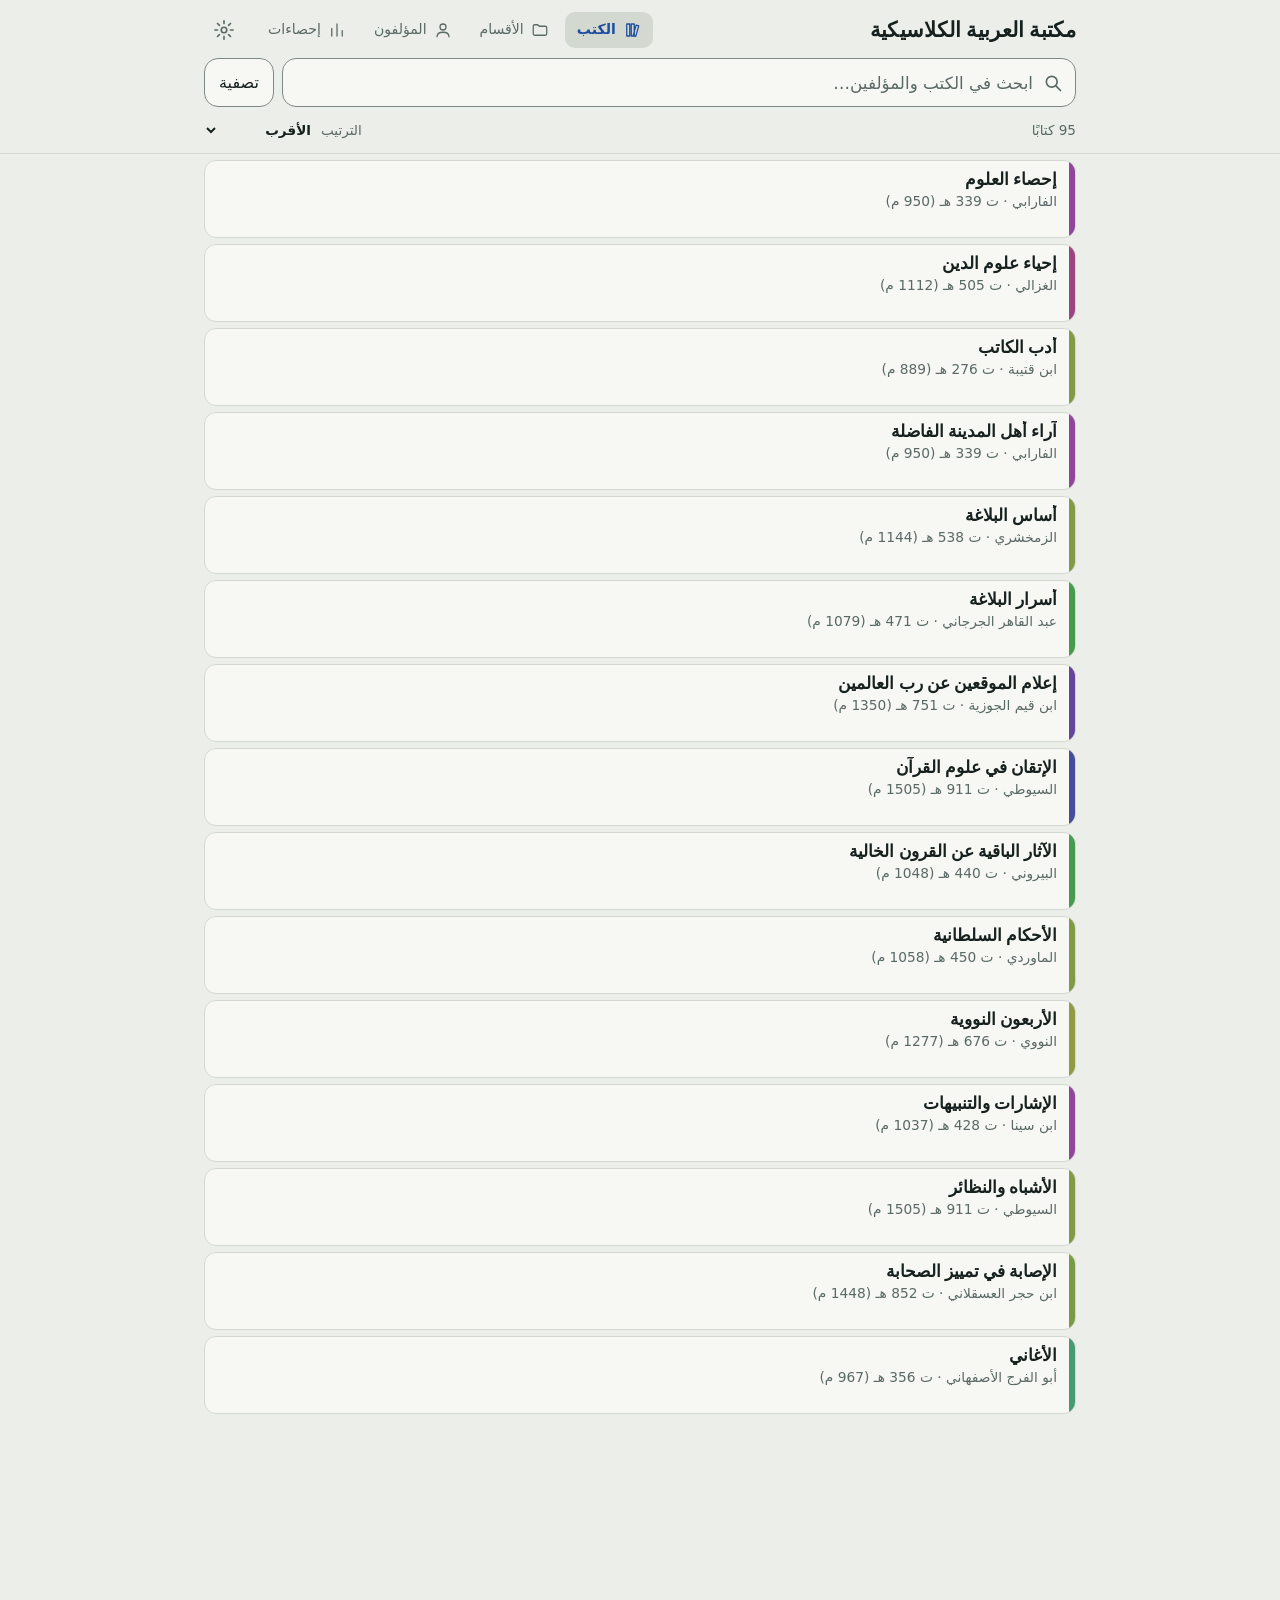
<file: docs/demo/arabic.html>
<!doctype html>
<html lang="ar" dir="rtl">
<head>
<meta charset="utf-8">
<meta name="viewport" content="width=device-width,initial-scale=1,viewport-fit=cover">
<meta name="color-scheme" content="light dark">
<meta name="theme-color" id="theme-color" content="#ecefe9">
<meta name="format-detection" content="telephone=no">
<title>مكتبة العربية الكلاسيكية</title>
<style>:root{
  --bg:#ecefe9;--surface:#f7f8f4;--ink:#16201e;--muted:#5a6965;--line:#d3d9d0;--edge:#7d8984;--accent:#1d4e9e;--accent-ink:#fff;--rubric:#b3261e;--mark:#f6dcc9;--gold:#9a7418;
  --sat:38%;--lum:44%;--shadow:0 1px 0 #0000000a,0 8px 24px -12px #14221f40;
  --serif:"Source Serif 4","Iowan Old Style","Palatino Linotype",Palatino,"Noto Serif","Noto Naskh Arabic","Amiri","Traditional Arabic",Georgia,serif;
  --sans:system-ui,-apple-system,"Segoe UI",Roboto,"Noto Sans","Noto Sans Arabic","Helvetica Neue",Arial,sans-serif;
  --row:88px;--gut:16px;
}
:root[data-palette=paper]{--bg:#f7f4ee;--surface:#fffdf8;--ink:#1f1b16;--muted:#6b6358;--line:#e4ddd0;--edge:#968c7d;--accent:#7a4b1e;--mark:#f5e2b8}
@media (prefers-color-scheme:dark){:root:not([data-theme=light]){
  --bg:#0e1413;--surface:#151d1b;--ink:#e3e9e5;--muted:#98a7a2;--line:#263330;--edge:#63736e;--accent:#8cb1f2;--accent-ink:#0e1413;--rubric:#f28b7d;--mark:#4a2c27;--gold:#d9b25a;--lum:62%;--shadow:0 1px 0 #ffffff08,0 8px 24px -12px #000a}
  :root[data-palette=paper]:not([data-theme=light]){--bg:#16140f;--surface:#1f1c16;--ink:#ece6da;--muted:#a59c8d;--line:#332e25;--edge:#766d5f;--accent:#e0a86a;--mark:#4a3d1a}}
:root[data-theme=dark]{
  --bg:#0e1413;--surface:#151d1b;--ink:#e3e9e5;--muted:#98a7a2;--line:#263330;--edge:#63736e;--accent:#8cb1f2;--accent-ink:#0e1413;--rubric:#f28b7d;--mark:#4a2c27;--gold:#d9b25a;--lum:62%;--shadow:0 1px 0 #ffffff08,0 8px 24px -12px #000a}
:root[data-theme=dark][data-palette=paper]{--bg:#16140f;--surface:#1f1c16;--ink:#ece6da;--muted:#a59c8d;--line:#332e25;--edge:#766d5f;--accent:#e0a86a;--mark:#4a3d1a}
*{box-sizing:border-box;-webkit-tap-highlight-color:transparent}
[hidden]{display:none!important}
html{scroll-padding:150px 0 calc(90px + env(safe-area-inset-bottom))}
body{margin:0;background:var(--bg);color:var(--ink);font:16px/1.5 var(--sans);-webkit-text-size-adjust:100%}
button,input,select{font:inherit;color:inherit}
button{cursor:pointer}
:focus-visible{outline:2px solid var(--accent);outline-offset:2px;border-radius:6px}
.boot{padding:40vh 0 0;text-align:center;color:var(--muted);font-size:1.4rem}
noscript .boot{padding:30vh var(--gut) 0;font-size:1.05rem;line-height:1.9}
/* no padding on a mark: padding inside a word would break the joining of Arabic letters */
mark{background:var(--mark);color:var(--ink);border-radius:3px;box-shadow:0 -1px 0 var(--rubric) inset}
bdi{unicode-bidi:isolate}

/* header ------------------------------------------------------------------------------------------------------- */
#top{position:sticky;top:0;z-index:20;background:color-mix(in srgb,var(--bg) 92%,transparent);backdrop-filter:blur(10px);-webkit-backdrop-filter:blur(10px);border-bottom:1px solid var(--line);padding-top:env(safe-area-inset-top)}
.top-in{max-width:920px;margin:auto;padding:10px var(--gut) 8px}
.brand{display:flex;align-items:center;gap:12px;margin-bottom:8px}
h1{font:700 1.3rem/1.2 var(--serif);margin:0;flex:1;min-width:0;overflow:hidden;text-overflow:ellipsis;white-space:nowrap;letter-spacing:.005em}
.icon{width:40px;height:40px;border:0;border-radius:12px;background:transparent;display:grid;place-items:center;color:var(--muted)}
.icon:hover{background:var(--line)}
.icon svg{width:22px;height:22px;stroke:currentColor;fill:none;stroke-width:1.8;stroke-linecap:round;stroke-linejoin:round}
.searchrow{display:flex;gap:8px}
.search{flex:1;display:flex;align-items:center;gap:8px;background:var(--surface);border:1.5px solid var(--edge);border-radius:14px;padding:0 12px;min-width:0;transition:border-color .15s}
.search:focus-within{border-color:var(--accent)}
.search svg{width:20px;height:20px;stroke:var(--muted);fill:none;stroke-width:2;stroke-linecap:round;flex:none}
#q{flex:1;border:0;background:transparent;height:46px;font-size:1.05rem;min-width:0;outline:0;text-align:start}
#q::placeholder{color:var(--muted);opacity:1}
#q::-webkit-search-cancel-button{-webkit-appearance:none;appearance:none;height:18px;width:18px;border-radius:50%;background:var(--muted) url("data:image/svg+xml,%3Csvg xmlns='http://www.w3.org/2000/svg' viewBox='0 0 24 24' stroke='%23fff' stroke-width='3' stroke-linecap='round'%3E%3Cpath d='M8 8l8 8M16 8l-8 8'/%3E%3C/svg%3E") center/70% no-repeat}
.btn{border:1.5px solid var(--edge);background:var(--surface);border-radius:14px;padding:0 14px;height:49px;white-space:nowrap;display:flex;align-items:center;gap:6px}
.btn b{background:var(--accent);color:var(--accent-ink);border-radius:999px;min-width:20px;height:20px;font-size:.75rem;display:grid;place-items:center;padding:0 5px}
.active{display:flex;flex-wrap:wrap;gap:6px;margin-top:8px}
.active:empty{display:none}
.pill{display:inline-flex;align-items:center;gap:6px;background:var(--surface);border:1px solid var(--line);border-radius:999px;padding:3px;padding-inline-start:12px;font-size:.85rem;max-width:100%}
.pill span{overflow:hidden;text-overflow:ellipsis;white-space:nowrap;max-width:60vw}
.pill button{border:0;background:var(--line);border-radius:50%;width:28px;height:28px;line-height:1;display:grid;place-items:center;font-size:.95rem;padding:0;flex:none}
.sumrow{display:flex;justify-content:space-between;align-items:center;gap:8px;margin-top:8px;color:var(--muted);font-size:.85rem;min-height:26px}
.sort{display:flex;align-items:center;gap:6px}
.sort select{border:0;background:transparent;color:var(--ink);font-size:.85rem;font-weight:600;padding:2px 0;min-height:30px;max-width:42vw}

/* tabs: top on wide screens, bottom bar on phones ------------------------------------------------------------- */
.tabs{display:none}
.bottomnav{position:fixed;inset-inline:0;bottom:0;z-index:20;display:grid;grid-template-columns:repeat(4,1fr);background:var(--surface);border-top:1px solid var(--line);padding-bottom:env(safe-area-inset-bottom)}
.bottomnav button,.tabs button{border:0;background:transparent;display:flex;flex-direction:column;align-items:center;gap:2px;padding:8px 2px 7px;font-size:.72rem;color:var(--muted)}
.bottomnav svg,.tabs svg{width:23px;height:23px;stroke:currentColor;fill:none;stroke-width:1.7;stroke-linecap:round;stroke-linejoin:round}
.bottomnav button[aria-current=page],.tabs button[aria-current=page]{color:var(--accent);font-weight:700}
main{max-width:920px;margin:auto;padding:6px var(--gut) calc(84px + env(safe-area-inset-bottom))}

/* rows ------------------------------------------------------------------------------------------------------- */
#vl-in{box-sizing:border-box}
.row{position:relative;display:block;width:100%;height:calc(var(--row) - 6px);margin:0 0 6px;text-align:start;background:var(--surface);border:1px solid var(--line);border-radius:12px;padding:8px 12px;padding-inline-start:18px;overflow:hidden;cursor:pointer;content-visibility:auto}
.row::before{content:"";position:absolute;inset-block:0;inset-inline-start:0;width:6px;background:hsl(var(--h,210) var(--sat) var(--lum))}
.row:hover{border-color:color-mix(in srgb,var(--accent) 50%,var(--line))}
.row .t{display:block;font:600 1.04rem/1.35 var(--serif);white-space:nowrap;overflow:hidden;text-overflow:ellipsis}
.row .a{display:block;color:var(--muted);font-size:.86rem;white-space:nowrap;overflow:hidden;text-overflow:ellipsis}
.row .m{display:flex;gap:6px;margin-top:3px;font-size:.74rem;color:var(--muted);white-space:nowrap;overflow:hidden}
.tag{border:1px solid var(--line);border-radius:6px;padding:0 6px;line-height:1.5;flex:none}
.tag.ed{border-color:var(--accent);color:var(--accent);font-weight:600}
.tag.nofile{border-style:dashed}
.row.hd{height:34px;margin:10px 0 4px;padding:0 2px;background:transparent;border:0;border-bottom:2px solid var(--ink);border-radius:0;cursor:default;display:flex;align-items:flex-end;justify-content:space-between;font:700 1.05rem var(--serif);overflow:visible}
.row.hd::before{display:none}
.row.hd small{font:500 .78rem var(--sans);color:var(--muted)}
.row.au{height:62px}
.row.au .t{font-size:1rem}
.row.cat{height:46px;display:flex;align-items:center;gap:8px;padding-block:0}
/* the arrow that opens a branch is a 36 px wide, full-height target; it takes the room of a 22 px one */
.row.cat .car{width:36px;margin-inline:-8px -6px;align-self:stretch;display:grid;place-items:center;flex:none;color:var(--muted);transition:transform .15s}
[dir=rtl] .row.cat .car{transform:scaleX(-1)}
.row.cat .car.open{transform:rotate(90deg)}
.row.cat .t{font:500 .98rem var(--sans);flex:1}
.row.cat .n{color:var(--muted);font-size:.85rem;font-variant-numeric:tabular-nums}
.empty{text-align:center;color:var(--muted);padding:56px 12px}
.empty h2{font:600 1.2rem var(--serif);color:var(--ink);margin:0 0 6px}
.empty button{margin-top:12px;border:1.5px solid var(--accent);color:var(--accent);background:transparent;border-radius:12px;padding:8px 16px}

/* century ribbon (authors view) ------------------------------------------------------------------------------ */
.ribbon{display:flex;gap:6px;overflow-x:auto;padding:4px 0 8px;scrollbar-width:none}
.ribbon button{flex:none;border:1px solid var(--line);background:var(--surface);border-radius:10px;padding:2px 10px;font-size:.8rem;line-height:1.3}
.ribbon button small{display:block;color:var(--muted);font-size:.7rem}

/* stats ------------------------------------------------------------------------------------------------------ */
.stats{padding-top:6px;display:grid;gap:14px;grid-template-columns:minmax(0,1fr)}
.stats>*{min-width:0}
.kpis{display:grid;grid-template-columns:repeat(auto-fit,minmax(130px,1fr));gap:8px}
.kpi{background:var(--surface);border:1px solid var(--line);border-radius:12px;padding:10px 12px}
.kpi b{display:block;font:700 1.5rem/1.2 var(--serif);font-variant-numeric:tabular-nums}
.kpi span{color:var(--muted);font-size:.8rem}
.card{background:var(--surface);border:1px solid var(--line);border-radius:14px;padding:12px 14px}
.card h2{font:700 1.05rem var(--serif);margin:0 0 8px}
.bars{display:grid;gap:5px}
.bar{display:grid;grid-template-columns:minmax(80px,32%) 1fr auto;gap:8px;align-items:center;font-size:.85rem}
.bar .l{overflow:hidden;text-overflow:ellipsis;white-space:nowrap}
.bar .tr{background:var(--bg);border-radius:4px;height:10px;overflow:hidden}
.bar .tr i{display:block;height:100%;background:hsl(var(--h,210) var(--sat) var(--lum));border-radius:4px}
.bar .v{color:var(--muted);font-variant-numeric:tabular-nums}
.cols{display:flex;align-items:flex-end;gap:3px;height:120px;overflow-x:auto;padding-top:10px}
.cols div{flex:1 0 22px;display:flex;flex-direction:column;justify-content:flex-end;align-items:center;height:100%;font-size:.65rem;color:var(--muted);gap:2px}
.cols i{display:block;width:100%;background:var(--accent);border-radius:3px 3px 0 0;min-height:2px}
.cols em{font-style:normal;white-space:nowrap}
.small{color:var(--muted);font-size:.82rem}

/* sheet ------------------------------------------------------------------------------------------------------ */
.sheet{position:fixed;inset:0;z-index:50}
.scrim{position:absolute;inset:0;background:#0b1211a8}
.panel{position:absolute;inset-inline:0;bottom:0;max-height:92vh;max-height:92dvh;overflow:auto;background:var(--surface);border-radius:20px 20px 0 0;padding:22px var(--gut) calc(24px + env(safe-area-inset-bottom));box-shadow:var(--shadow);animation:up .22s ease-out;overscroll-behavior:contain}
@keyframes up{from{transform:translateY(24px);opacity:0}}
.close{position:absolute;inset-block-start:8px;inset-inline-end:8px}
#panel-in{max-width:640px;margin:auto}
.panel h2{font:700 1.4rem/1.3 var(--serif);margin:6px 0 4px;margin-inline-end:36px}
.panel .by{font-size:1rem;color:var(--muted);margin:0 0 12px}
.panel .by button{border:0;background:none;color:var(--accent);padding:0;font-weight:600;text-decoration:underline;text-underline-offset:3px;text-align:start}
.open{display:inline-flex;align-items:center;gap:8px;background:var(--accent);color:var(--accent-ink);border-radius:12px;padding:10px 18px;font-weight:700;text-decoration:none;margin:4px 0 12px}
.ed-card{border:1px solid var(--line);border-radius:12px;padding:10px 12px;margin:0 0 10px;background:var(--bg)}
.ed-card h3{font:600 .95rem var(--sans);margin:0 0 6px}
dl.kv{display:grid;grid-template-columns:auto 1fr;gap:3px 14px;margin:6px 0;font-size:.9rem}
dl.kv dt{color:var(--muted)}dl.kv dd{margin:0;overflow-wrap:anywhere}
ul.vols{list-style:none;padding:0;margin:8px 0 0;display:grid;grid-template-columns:repeat(auto-fill,minmax(150px,1fr));gap:6px}
ul.vols a,ul.vols span{display:flex;justify-content:space-between;gap:8px;border:1px solid var(--line);border-radius:10px;padding:6px 10px;color:var(--ink);text-decoration:none;font-size:.85rem;background:var(--surface)}
ul.vols a:hover{border-color:var(--accent)}
ul.vols small{color:var(--muted)}
.field{display:grid;gap:4px;margin:0 0 12px}
.field>span{font-size:.8rem;color:var(--muted)}
.field select{height:44px;border:1.5px solid var(--edge);border-radius:12px;background:var(--bg);padding:0 10px;width:100%}
.check{display:flex;align-items:center;gap:10px;margin:0 0 14px}
.check input{width:20px;height:20px;accent-color:var(--accent)}
.seg{display:flex;gap:6px;flex-wrap:wrap}
.seg button{flex:1;min-width:90px;border:1.5px solid var(--edge);background:var(--bg);border-radius:12px;padding:9px 8px}
.seg button[aria-pressed=true]{border-color:var(--accent);background:var(--accent);color:var(--accent-ink);font-weight:700}
.row2{display:flex;gap:8px;margin-top:16px}
.row2 .go{flex:1;border:0;background:var(--accent);color:var(--accent-ink);border-radius:12px;padding:12px;font-weight:700}
.row2 .ghost{border:1.5px solid var(--line);background:transparent;border-radius:12px;padding:12px 16px}
.foot{color:var(--muted);font-size:.78rem;margin-top:18px;line-height:1.6}
.hint{border-inline-start:3px solid var(--gold);padding-inline-start:10px;margin:0 0 12px}

/* wide screens ------------------------------------------------------------------------------------------------ */
@media (min-width:860px){
  :root{--row:84px;--gut:24px}
  .bottomnav{display:none}
  .tabs{display:flex;gap:4px}
  .tabs button{flex-direction:row;gap:7px;font-size:.88rem;padding:7px 12px;border-radius:10px}
  .tabs button[aria-current=page]{background:var(--line)}
  .tabs svg{width:18px;height:18px}
  main{padding-bottom:40px}
  .scrim{background:#0b121147}
  .panel{inset-inline:auto;inset-inline-end:0;top:0;bottom:0;max-height:none;width:min(560px,92vw);border-radius:0;animation:side .2s ease-out}
  @keyframes side{from{transform:translateX(24px);opacity:0}}
  [dir=rtl] .panel{animation-name:sider}
  @keyframes sider{from{transform:translateX(-24px);opacity:0}}
}
/* a phone held sideways: the header scrolls away with the page instead of covering half of the screen */
@media (max-height:480px) and (orientation:landscape){
  #top{position:static}
  html{scroll-padding:8px 0 calc(56px + env(safe-area-inset-bottom))}
  .bottomnav button{flex-direction:row;justify-content:center;gap:8px;padding:9px 2px;font-size:.8rem}
  main{padding-bottom:calc(60px + env(safe-area-inset-bottom))}
}
/* the narrowest phones: the count and the sort order share one line; the word "Sort" is kept for screen readers only */
@media (max-width:359px){
  #sort-l{position:absolute;width:1px;height:1px;overflow:hidden;clip-path:inset(50%);white-space:nowrap}
  #sum{white-space:nowrap}
}
@media (prefers-reduced-motion:reduce){*{animation:none!important;transition:none!important}}
</style>
</head>
<body>
<noscript><style>#boot{display:none}</style><p class="boot">This catalog needs JavaScript: open it in a web browser, not in a file preview.<br><span lang="ar" dir="rtl">يحتاج هذا الفهرس إلى JavaScript: افتحه في متصفح، لا في معاينة الملفات.</span><br><span lang="fr">Ce catalogue a besoin de JavaScript : ouvrez-le dans un navigateur, pas dans un aperçu de fichier.</span></p></noscript>
<div id="boot" class="boot">…</div>
<div id="app" hidden>
  <header id="top">
    <div class="top-in">
      <div class="brand">
        <h1 id="ttl"></h1>
        <nav id="tabs" class="tabs"></nav>
        <button id="btn-set" class="icon" type="button"></button>
      </div>
      <div class="searchrow">
        <label class="search"><svg viewBox="0 0 24 24" aria-hidden="true"><circle cx="10.5" cy="10.5" r="6.5"/><path d="M15.5 15.5 21 21"/></svg>
          <input id="q" type="search" enterkeyhint="search" autocomplete="off" autocorrect="off" spellcheck="false"></label>
        <button id="btn-filter" class="btn" type="button"></button>
      </div>
      <div id="active" class="active"></div>
      <div class="sumrow"><span id="sum" role="status"></span><label id="sortbox" class="sort"><span id="sort-l"></span><select id="sort"></select></label></div>
    </div>
  </header>
  <main id="main">
    <div id="vl"><div id="vl-in"></div></div>
    <div id="stats" class="stats" hidden></div>
  </main>
  <nav id="nav" class="bottomnav"></nav>
</div>
<div id="sheet" class="sheet" hidden>
  <div class="scrim" id="scrim"></div>
  <section class="panel" id="panel" role="dialog" aria-modal="true" aria-labelledby="panel-t" tabindex="-1">
    <button id="x" class="icon close" type="button"></button>
    <div id="panel-in"></div>
  </section>
</div>
<script id="data" type="text/plain" data-enc="json">{"v":1,"m":{"t":"مكتبة العربية الكلاسيكية","lg":"ar","gen":"2026-11-21","base":"","ver":"0.1.0"},"c":["الفلسفة والمنطق","التصوف والأخلاق","اللغة والنحو","البلاغة","أصول الفقه","التفسير وعلوم القرآن","العلوم الطبيعية","السياسة الشرعية","الحديث/الشروح والمختارات","التراجم والطبقات","الأدب/الشعر","الفقه/الشافعي","الأدب/النثر","التاريخ/التاريخ العام","الحديث/الصحاح","الحديث/السنن","السيرة النبوية","الأدب/النقد","العقيدة","الطب","الفقه/الظاهري","الحديث/المعاجم","الفقه/الحنبلي","التاريخ/فلسفة التاريخ","التاريخ/الخطط والبلدان","الفقه/المالكي","الرحلات والجغرافيا","الحديث/المسانيد","الأدب/المقامات"],"a":[["الفارابي",339,1],["الغزالي",505,1],["ابن قتيبة",276,1],["الزمخشري",538,1],["عبد القاهر الجرجاني",471,1],["ابن قيم الجوزية",751,1],["السيوطي",911,1],["البيروني",440,1],["الماوردي",450,1],["النووي",676,1],["ابن سينا",428,1],["ابن حجر العسقلاني",852,1],["أبو الفرج الأصفهاني",356,1],["الشافعي",204,1],["الجاحظ",255,1],["ابن كثير",774,1],["الزركشي",794,1],["البخاري",256,1],["الترمذي",279,1],["القرطبي",671,1],["القشيري",465,1],["النسائي",303,1],["ابن هشام",218,1],["ابن سعد",230,1],["ابن عبد ربه",328,1],["ابن تيمية",728,1],["ابن عربي",638,1],["ابن حزم",456,1],["أبو حنيفة النعمان",150,1],["ابن الأثير",630,1],["المبرد",286,1],["سيبويه",180,1],["الطبراني",360,1],["ابن قدامة",620,1],["ابن خلدون",808,1],["المقريزي",845,1],["الشاطبي",790,1],["مالك بن أنس",179,1],["ابن رشد",595,1],["الطبري",310,1],["ابن بطوطة",779,1],["ابن طفيل",581,1],["أبو نواس",198,1],["المتنبي",354,1],["ابن جبير",614,1],["ابن أبي زيد القيرواني",386,1],["أبو العلاء المعري",449,1],["ابن ماجه",273,1],["أبو داود السجستاني",275,1],["الذهبي",748,1],["القلقشندي",821,1],["مسلم بن الحجاج",261,1],["ابن الجوزي",597,1],["ابن الهيثم",430,1],["ابن المقفع",142,1],["ابن منظور",711,1],["خليل بن إسحاق",776,1],["المسعودي",346,1],["أحمد بن حنبل",241,1],["الحريري",516,1],["بديع الزمان الهمذاني",398,1],["الإدريسي",560,1],["الشوكاني",1250,1]],"l":["ar"],"f":[],"b":[["إحصاء العلوم",0,0,0,0,0,0,-1,"",0,0],["إحياء علوم الدين",1,1,1,0,0,0,-1,"",0,0],["أدب الكاتب",2,2,2,0,0,0,-1,"",0,0],["آراء أهل المدينة الفاضلة",0,0,3,0,0,0,-1,"",0,0],["أساس البلاغة",3,2,4,0,0,0,-1,"",0,0],["أسرار البلاغة",4,3,5,0,0,0,-1,"",0,0],["إعلام الموقعين عن رب العالمين",5,4,6,0,0,0,-1,"",0,0],["الإتقان في علوم القرآن",6,5,7,0,0,0,-1,"",0,0],["الآثار الباقية عن القرون الخالية",7,6,8,0,0,0,-1,"",0,0],["الأحكام السلطانية",8,7,9,0,0,0,-1,"",0,0],["الأربعون النووية",9,8,10,0,0,0,-1,"",0,0],["الإشارات والتنبيهات",10,0,11,0,0,0,-1,"",0,0],["الأشباه والنظائر",6,2,12,0,0,0,-1,"",0,0],["الإصابة في تمييز الصحابة",11,9,13,0,0,0,-1,"",0,0],["الأغاني",12,10,14,0,0,0,-1,"",0,0],["الأم",13,11,15,0,0,0,-1,"",0,0],["البخلاء",14,12,16,0,0,0,-1,"",0,0],["البداية والنهاية",15,13,17,0,0,0,-1,"",0,0],["البرهان في علوم القرآن",16,5,18,0,0,0,-1,"",0,0],["البيان والتبيين",14,12,19,0,0,0,-1,"",0,0],["الجامع الصحيح",17,14,20,0,0,0,-1,"",0,0],["الجامع الكبير",18,15,21,0,0,0,-1,"",0,0],["الجامع لأحكام القرآن",19,5,22,0,0,0,-1,"",0,0],["الحيوان",14,6,23,0,0,0,-1,"",0,0],["الرسالة",13,4,24,0,0,0,-1,"",0,0],["الرسالة القشيرية",20,1,25,0,0,0,-1,"",0,0],["السنن الكبرى",21,15,26,0,0,0,-1,"",0,0],["السيرة النبوية",22,16,27,0,0,0,-1,"",0,0],["الشعر والشعراء",2,17,28,0,0,0,-1,"",0,0],["الطبقات الكبرى",23,9,29,0,0,0,-1,"",0,0],["العقد الفريد",24,12,30,0,0,0,-1,"",0,0],["العقيدة الواسطية",25,18,31,0,0,0,-1,"",0,0],["الفتوحات المكية",26,1,32,0,0,0,-1,"",0,0],["الفتوى الحموية الكبرى",25,18,33,0,0,0,-1,"",0,0],["الفصل في الملل والأهواء والنحل",27,18,34,0,0,0,-1,"",0,0],["الفقه الأكبر",28,18,35,0,0,0,-1,"",0,0],["القانون في الطب",10,19,36,0,0,0,-1,"",0,0],["الكامل في التاريخ",29,13,37,0,0,0,-1,"",0,0],["الكامل في اللغة والأدب",30,2,38,0,0,0,-1,"",0,0],["الكتاب",31,2,39,0,0,0,-1,"",0,0],["الكشاف عن حقائق التنزيل",3,5,40,0,0,0,-1,"",0,0],["المجموع شرح المهذب",9,11,41,0,0,0,-1,"",0,0],["المحلى بالآثار",27,20,42,0,0,0,-1,"",0,0],["المستصفى من علم الأصول",1,4,43,0,0,0,-1,"",0,0],["المعجم الكبير",32,21,44,0,0,0,-1,"",0,0],["المغني",33,22,45,0,0,0,-1,"",0,0],["المقدمة",34,23,46,0,0,0,-1,"",0,0],["المنقذ من الضلال",1,1,47,0,0,0,-1,"",0,0],["المواعظ والاعتبار بذكر الخطط والآثار",35,24,48,0,0,0,-1,"",0,0],["الموافقات",36,4,49,0,0,0,-1,"",0,0],["الموطأ",37,15,50,0,0,0,-1,"",0,0],["بداية المجتهد ونهاية المقتصد",38,25,51,0,0,0,-1,"",0,0],["تاريخ الرسل والملوك",39,13,52,0,0,0,-1,"",0,0],["تحفة النظار في غرائب الأمصار وعجائب الأسفار",40,26,53,0,0,0,-1,"",0,0],["تحقيق ما للهند من مقولة",7,6,54,0,0,0,-1,"",0,0],["تفسير القرآن العظيم",15,5,55,0,0,0,-1,"",0,0],["تهافت التهافت",38,0,56,0,0,0,-1,"",0,0],["تهافت الفلاسفة",1,0,57,0,0,0,-1,"",0,0],["جامع البيان عن تأويل آي القرآن",39,5,58,0,0,0,-1,"",0,0],["حي بن يقظان",41,0,59,0,0,0,-1,"",0,0],["دلائل الإعجاز",4,3,60,0,0,0,-1,"",0,0],["ديوان أبي نواس",42,10,61,0,0,0,-1,"",0,0],["ديوان المتنبي",43,10,62,0,0,0,-1,"",0,0],["رحلة ابن جبير",44,26,63,0,0,0,-1,"",0,0],["رسالة ابن أبي زيد القيرواني",45,25,64,0,0,0,-1,"",0,0],["رسالة الغفران",46,12,65,0,0,0,-1,"",0,0],["رياض الصالحين",9,8,66,0,0,0,-1,"",0,0],["زاد المعاد في هدي خير العباد",5,16,67,0,0,0,-1,"",0,0],["سقط الزند",46,10,68,0,0,0,-1,"",0,0],["سنن ابن ماجه",47,15,69,0,0,0,-1,"",0,0],["سنن أبي داود",48,15,70,0,0,0,-1,"",0,0],["سير أعلام النبلاء",49,9,71,0,0,0,-1,"",0,0],["صبح الأعشى في صناعة الإنشا",50,12,72,0,0,0,-1,"",0,0],["صحيح مسلم",51,14,73,0,0,0,-1,"",0,0],["صيد الخاطر",52,1,74,0,0,0,-1,"",0,0],["طوق الحمامة في الألفة والألّاف",27,12,75,0,0,0,-1,"",0,0],["عيون الأخبار",2,12,76,0,0,0,-1,"",0,0],["فتح الباري بشرح صحيح البخاري",11,8,77,0,0,0,-1,"",0,0],["فصل المقال فيما بين الحكمة والشريعة من الاتصال",38,0,78,0,0,0,-1,"",0,0],["فصوص الحكم",26,1,79,0,0,0,-1,"",0,0],["كتاب العبر وديوان المبتدأ والخبر",34,23,80,0,0,0,-1,"",0,0],["كتاب المناظر",53,6,81,0,0,0,-1,"",0,0],["كليلة ودمنة",54,12,82,0,0,0,-1,"",0,0],["لسان العرب",55,2,83,0,0,0,-1,"",0,0],["مجموع الفتاوى",25,18,84,0,0,0,-1,"",0,0],["مختصر خليل",56,25,85,0,0,0,-1,"",0,0],["مدارج السالكين",5,1,86,0,0,0,-1,"",0,0],["مروج الذهب ومعادن الجوهر",57,13,87,0,0,0,-1,"",0,0],["مسند الإمام أحمد",58,27,88,0,0,0,-1,"",0,0],["مقامات الحريري",59,28,89,0,0,0,-1,"",0,0],["مقامات بديع الزمان الهمذاني",60,28,90,0,0,0,-1,"",0,0],["منهاج السنة النبوية",25,18,91,0,0,0,-1,"",0,0],["منهاج الطالبين",9,11,92,0,0,0,-1,"",0,0],["نزهة المشتاق في اختراق الآفاق",61,26,93,0,0,0,-1,"",0,0],["نيل الأوطار",62,8,94,0,0,0,-1,"",0,0]]}</script>
<script>// Search folding: the browser twin of pocketshelf/fold.py (the two are tested against each other).
const FOLD_MAP = {
  'أ':'ا','إ':'ا','آ':'ا','ٱ':'ا','ٲ':'ا','ٳ':'ا','ى':'ي','ی':'ي','ې':'ي','ئ':'ي','ے':'ي','ة':'ه','ۀ':'ه','ھ':'ه','ہ':'ه','ۃ':'ه','ە':'ه','ؤ':'و',
  'ک':'ك','گ':'ك','ڪ':'ك','ڭ':'ك',
  'æ':'ae','œ':'oe','ß':'ss','ø':'o','đ':'d','ð':'d','ł':'l','þ':'th','ı':'i','ς':'σ'
};
const FOLD_MAP_RE = new RegExp('[' + Object.keys(FOLD_MAP).join('') + ']', 'g');
const FOLD_DROP_RE = /[\p{M}\p{Cf}ـءʿʾʻʼʽ'’‘`´ʹʺ]/gu;
const FOLD_DIGITS = {'٠':0,'١':1,'٢':2,'٣':3,'٤':4,'٥':5,'٦':6,'٧':7,'٨':8,'٩':9,'۰':0,'۱':1,'۲':2,'۳':3,'۴':4,'۵':5,'۶':6,'۷':7,'۸':8,'۹':9};
const FOLD_DIGITS_RE = /[٠-٩۰-۹]/g;
const FOLD_NONWORD_RE = /[^\p{L}\p{N}]+/gu;
const FOLD_ASCII_RE = /^[\x00-\x7f]*$/;
const FOLD_TAIL_RE = /[\p{M}ـء]/u;

// Folding is context-free: a string folds one character at a time, so each distinct character is worked out
// once and then looked up ('' = dropped, ' ' = a word break, else its folded letters).
const FOLD_BMP = new Array(0x10000), FOLD_ASTRAL = new Map();
function foldChar(ch) {
  let d = ch.normalize('NFKD').toLowerCase().replace(FOLD_DROP_RE, '');
  d = d.replace(FOLD_MAP_RE, c => FOLD_MAP[c]).replace(FOLD_DIGITS_RE, c => FOLD_DIGITS[c]);
  return d.replace(FOLD_NONWORD_RE, ' ');
}
// Folded text of the character that starts at s[i] (a surrogate pair counts as one character).
function foldAt(s, i) {
  const c = s.charCodeAt(i);
  if (c < 0xd800 || c > 0xdbff) { const f = FOLD_BMP[c]; return f === undefined ? (FOLD_BMP[c] = foldChar(s[i])) : f; }
  const ch = String.fromCodePoint(s.codePointAt(i));
  let f = FOLD_ASTRAL.get(ch);
  if (f === undefined) FOLD_ASTRAL.set(ch, f = foldChar(ch));
  return f;
}

function fold(s) {
  s = s == null ? '' : String(s);
  if (FOLD_ASCII_RE.test(s)) return s.toLowerCase().replace(/['`]/g, '').replace(/[^a-z0-9]+/g, ' ').trim();
  let out = '', gap = false;
  for (let i = 0; i < s.length; i++) {
    const c = s.charCodeAt(i);
    let f;
    if (c < 0xd800 || c > 0xdbff) { f = FOLD_BMP[c]; if (f === undefined) f = FOLD_BMP[c] = foldChar(s[i]); }
    else { f = foldAt(s, i); if (s.codePointAt(i) > 0xffff) i++; }
    if (f === '') continue;
    if (f === ' ') { gap = true; continue; }
    if (f.length > 1 && f.indexOf(' ') >= 0) {            // a compatibility character that unfolds to several words
      for (const part of f.split(' ')) { if (part) out += (gap && out ? ' ' : '') + part; gap = true; }
      gap = f[f.length - 1] === ' ';
      continue;
    }
    out += gap && out ? ' ' + f : f;
    gap = false;
  }
  return out;
}

// Same folding, but keeps a map from folded positions back to the original string (for highlighting).
function foldMap(s) {
  s = s == null ? '' : String(s);
  let t = '', map = [];
  for (let i = 0; i < s.length; i++) {
    const d = foldAt(s, i), len = s.codePointAt(i) > 0xffff ? 2 : 1;
    for (let k = 0; k < d.length; k++) { t += d[k]; map.push([i, i + len]); }
    i += len - 1;
  }
  return { t, map };
}

// <mark> the parts of `s` that match any folded token (accent- and variant-insensitive); returns escaped HTML.
// A match is marked as one run: the vowel marks, tatweel or hamza inside it and right after it stay in the mark,
// so a vowelled Arabic word is not cut into pieces.
function highlight(s, tokens, esc) {
  s = s == null ? '' : String(s);
  if (!tokens.length || !s) return esc(s);
  const { t, map } = foldMap(s);
  const hit = new Uint8Array(s.length);
  for (const tok of tokens) {
    if (!tok) continue;
    for (let p = t.indexOf(tok); p >= 0; p = t.indexOf(tok, p + 1)) {
      const end = map[p + tok.length - 1][1];
      for (let j = map[p][0]; j < end; j++) hit[j] = 1;
    }
  }
  for (let j = 1; j < s.length; j++) if (hit[j - 1] && !hit[j] && FOLD_TAIL_RE.test(s[j])) hit[j] = 1;
  let out = '', on = false, buf = '';
  const flush = () => { if (buf) out += on ? '<mark>' + esc(buf) + '</mark>' : esc(buf); buf = ''; };
  for (let j = 0; j < s.length; j++) { if (!!hit[j] !== on) { flush(); on = !!hit[j]; } buf += s[j]; }
  flush();
  return out;
}
if (typeof module !== 'undefined') module.exports = { fold, foldMap, highlight };
</script>
<script>(async function () {
'use strict';
const $ = id => document.getElementById(id);
const store = {
  get(k, d) { try { return localStorage.getItem('pocketshelf:' + k) ?? d; } catch (_) { return d; } },
  set(k, v) { try { localStorage.setItem('pocketshelf:' + k, v); } catch (_) {} }
};
const esc = s => String(s ?? '').replace(/[&<>"']/g, c => ({ '&': '&amp;', '<': '&lt;', '>': '&gt;', '"': '&quot;', "'": '&#39;' }[c]));
const num = n => Number(n).toLocaleString('en-US');

/* ---------------------------------------------------------------------------------------------- i18n */
const T = {
  en: {
    dir: 'ltr', name: 'English', search: 'Search books, authors…', filters: 'Filters', settings: 'Settings', sort: 'Sort',
    relevance: 'Best match', title: 'Title', author: 'Author', year: 'Year', size: 'Size', added: 'Recently added',
    browse: 'Books', categories: 'Categories', authors: 'Authors', stats: 'Stats',
    n_works: { one: '{n} book', other: '{n} books' }, n_works_of: '{n} of {m} books', n_authors: { one: '{n} author', other: '{n} authors' }, n_cats: { one: '{n} category', other: '{n} categories' },
    editions: { one: '{n} edition', other: '{n} editions' }, volumes: { one: '{n} volume', other: '{n} volumes' }, open: 'Open', no_file: 'Listed without a file', edition: 'Edition', editor: 'Editor',
    publisher: 'Publisher', place: 'Place', pubyear: 'Year', series: 'Series', isbn: 'ISBN', pages: 'Pages', language: 'Language',
    format: 'Format', category: 'Category', tags: 'Tags', notes: 'Notes', ids: 'Identifiers', century: 'Century', died: 'd. {y}',
    all: 'All', only_multi: 'Only books with several editions', reset: 'Clear all', done: 'Show results', close: 'Close',
    no_results: 'Nothing found', no_results_hint: 'Try fewer words, another spelling, or clear the filters.', clear: 'Clear search and filters',
    unknown: 'Unknown date', ui_language: 'Language', theme: 'Theme', auto: 'Auto', light: 'Light', dark: 'Dark', palette: 'Palette',
    lapis: 'Lapis', paper: 'Paper', about: 'This catalog was generated {d} with pocketshelf {v}. It is one file: no server, no network.',
    all_cats: 'All categories', files: 'files', total_size: 'total size', largest: 'Largest files', top_authors: 'Most represented authors',
    by_cat: 'Books by category', by_cent: 'Authors by century', by_fmt: 'Formats', by_lang: 'Languages', by_year: 'Books by publication decade',
    quality: 'What the catalog knows', with_author: 'with an author', with_year: 'with a year', with_cat: 'with a category', with_file: 'with a file',
    with_death: 'authors with a death year', multi: 'books with several editions', loading_err: 'This browser cannot read the catalog (it needs DecompressionStream). Rebuild with --no-compress or update the browser.',
    ah: 'AH', ce: 'CE', bce: 'BCE', cent: n => ordEn(n) + ' c.', jump: 'Jump to century', books_n: { one: '{n} book', other: '{n} books' },
    pick_author: 'Show only this author', pick_cat: 'Show this category', views: 'Views', remove: 'Remove the filter: {x}', aka: 'Also known as',
    content_hint: 'If the book does not open: this page was opened through the file manager. Open it by its file address instead: type file:///sdcard/ in the address bar, browse to this page and bookmark it.',
  },
  ar: {
    dir: 'rtl', name: 'العربية', search: 'ابحث في الكتب والمؤلفين…', filters: 'تصفية', settings: 'الإعدادات', sort: 'الترتيب',
    relevance: 'الأقرب', title: 'العنوان', author: 'المؤلف', year: 'السنة', size: 'الحجم', added: 'الأحدث إضافة',
    browse: 'الكتب', categories: 'الأقسام', authors: 'المؤلفون', stats: 'إحصاءات',
    n_works: { one: 'كتاب واحد', two: 'كتابان', few: '{n} كتب', many: '{n} كتابًا', other: '{n} كتاب' }, n_works_of: '{n} من {m} كتابًا',
    n_authors: { one: 'مؤلف واحد', two: 'مؤلفان', few: '{n} مؤلفين', many: '{n} مؤلفًا', other: '{n} مؤلف' }, n_cats: { one: 'قسم واحد', two: 'قسمان', few: '{n} أقسام', many: '{n} قسمًا', other: '{n} قسم' },
    editions: { one: 'طبعة واحدة', two: 'طبعتان', few: '{n} طبعات', many: '{n} طبعة', other: '{n} طبعة' }, volumes: { one: 'مجلد واحد', two: 'مجلدان', few: '{n} مجلدات', many: '{n} مجلدًا', other: '{n} مجلد' }, open: 'افتح', no_file: 'مُدرَج بلا ملف', edition: 'الطبعة', editor: 'المحقق',
    publisher: 'الناشر', place: 'المكان', pubyear: 'سنة النشر', series: 'السلسلة', isbn: 'ردمك', pages: 'الصفحات', language: 'اللغة',
    format: 'الصيغة', category: 'القسم', tags: 'الوسوم', notes: 'ملاحظات', ids: 'المعرّفات', century: 'القرن', died: 'ت {y}',
    all: 'الكل', only_multi: 'الكتب ذات الطبعات المتعددة فقط', reset: 'مسح الكل', done: 'اعرض النتائج', close: 'إغلاق',
    no_results: 'لا نتائج', no_results_hint: 'جرّب كلمات أقل أو إملاءً آخر، أو أزل التصفية.', clear: 'امسح البحث والتصفية',
    unknown: 'تاريخ غير معروف', ui_language: 'اللغة', theme: 'المظهر', auto: 'تلقائي', light: 'فاتح', dark: 'داكن', palette: 'الألوان',
    lapis: 'لازوردي', paper: 'ورقي', about: 'أُنشئ هذا الفهرس في {d} بأداة pocketshelf {v}. هو ملف واحد: بلا خادم ولا شبكة.',
    all_cats: 'كل الأقسام', files: 'ملفًا', total_size: 'الحجم الكلي', largest: 'أكبر الملفات', top_authors: 'أكثر المؤلفين حضورًا',
    by_cat: 'الكتب حسب القسم', by_cent: 'المؤلفون حسب القرن', by_fmt: 'الصيغ', by_lang: 'اللغات', by_year: 'الكتب حسب عقد النشر',
    quality: 'ما يعرفه الفهرس', with_author: 'لها مؤلف', with_year: 'لها سنة', with_cat: 'لها قسم', with_file: 'لها ملف',
    with_death: 'مؤلفون لهم سنة وفاة', multi: 'كتب بطبعات متعددة', loading_err: 'لا يستطيع هذا المتصفح قراءة الفهرس (يحتاج DecompressionStream). أعد البناء بخيار --no-compress أو حدّث المتصفح.',
    ah: 'هـ', ce: 'م', bce: 'ق.م', cent: n => 'القرن ' + n, jump: 'اقفز إلى قرن', books_n: { one: 'كتاب واحد', two: 'كتابان', few: '{n} كتب', many: '{n} كتابًا', other: '{n} كتاب' },
    pick_author: 'اعرض هذا المؤلف فقط', pick_cat: 'اعرض هذا القسم', views: 'طرق العرض', remove: 'أزل التصفية: {x}', aka: 'عناوين أخرى',
    content_hint: 'إن لم يُفتح الكتاب: فُتحت هذه الصفحة من مدير الملفات. افتحها بعنوان ملفها: اكتب file:///sdcard/ في شريط العنوان، ثم تصفّح إلى هذه الصفحة واحفظها في المفضلة.',
  },
  fr: {
    dir: 'ltr', name: 'Français', search: 'Titre, auteur…', filters: 'Filtres', settings: 'Réglages', sort: 'Tri',
    relevance: 'Pertinence', title: 'Titre', author: 'Auteur', year: 'Année', size: 'Taille', added: 'Ajoutés récemment',
    browse: 'Livres', categories: 'Catégories', authors: 'Auteurs', stats: 'Chiffres',
    n_works: { one: '{n} livre', other: '{n} livres' }, n_works_of: '{n} sur {m} livres', n_authors: { one: '{n} auteur', other: '{n} auteurs' }, n_cats: { one: '{n} catégorie', other: '{n} catégories' },
    editions: { one: '{n} édition', other: '{n} éditions' }, volumes: { one: '{n} volume', other: '{n} volumes' }, open: 'Ouvrir', no_file: 'Listé sans fichier', edition: 'Édition', editor: 'Éditeur scientifique',
    publisher: 'Éditeur', place: 'Lieu', pubyear: 'Année', series: 'Collection', isbn: 'ISBN', pages: 'Pages', language: 'Langue',
    format: 'Format', category: 'Catégorie', tags: 'Mots-clés', notes: 'Notes', ids: 'Identifiants', century: 'Siècle', died: 'm. {y}',
    all: 'Tous', only_multi: 'Seulement les livres en plusieurs éditions', reset: 'Tout effacer', done: 'Voir les résultats', close: 'Fermer',
    no_results: 'Aucun résultat', no_results_hint: 'Essayez moins de mots, une autre orthographe, ou retirez les filtres.', clear: 'Effacer recherche et filtres',
    unknown: 'Date inconnue', ui_language: 'Langue', theme: 'Thème', auto: 'Auto', light: 'Clair', dark: 'Sombre', palette: 'Palette',
    lapis: 'Lapis', paper: 'Papier', about: 'Ce catalogue a été généré le {d} avec pocketshelf {v}. C’est un seul fichier : ni serveur ni réseau.',
    all_cats: 'Toutes les catégories', files: 'fichiers', total_size: 'taille totale', largest: 'Plus gros fichiers', top_authors: 'Auteurs les plus présents',
    by_cat: 'Livres par catégorie', by_cent: 'Auteurs par siècle', by_fmt: 'Formats', by_lang: 'Langues', by_year: 'Livres par décennie de publication',
    quality: 'Ce que le catalogue sait', with_author: 'avec auteur', with_year: 'avec année', with_cat: 'avec catégorie', with_file: 'avec fichier',
    with_death: 'auteurs avec année de décès', multi: 'livres en plusieurs éditions', loading_err: 'Ce navigateur ne peut pas lire le catalogue (DecompressionStream requis). Reconstruisez avec --no-compress ou mettez à jour le navigateur.',
    ah: 'H', ce: 'EC', bce: 'av. J.-C.', cent: n => (n === 1 ? '1er' : n + 'e') + ' s.', jump: 'Aller au siècle', books_n: { one: '{n} livre', other: '{n} livres' },
    pick_author: 'Voir seulement cet auteur', pick_cat: 'Voir cette catégorie', views: 'Vues', remove: 'Retirer le filtre : {x}', aka: 'Autres titres',
    content_hint: 'Si le livre ne s’ouvre pas : cette page a été ouverte depuis le gestionnaire de fichiers. Ouvrez-la par son adresse de fichier : tapez file:///sdcard/ dans la barre d’adresse, naviguez jusqu’à cette page et ajoutez-la aux favoris.',
  },
};
function ordEn(n) { const m = n % 100; if (m >= 11 && m <= 13) return n + 'th'; return n + ({ 1: 'st', 2: 'nd', 3: 'rd' }[n % 10] || 'th'); }

/* ------------------------------------------------------------------------------------------------ load */
async function loadData() {
  const el = $('data'), enc = el.dataset.enc, raw = el.textContent;
  if (enc === 'json') return JSON.parse(raw);
  const bin = atob(raw), u8 = new Uint8Array(bin.length);
  for (let i = 0; i < bin.length; i++) u8[i] = bin.charCodeAt(i);
  const text = await new Response(new Blob([u8]).stream().pipeThrough(new DecompressionStream('gzip'))).text();
  return JSON.parse(text);
}
const t0 = performance.now();
let D;
const uiDefault = document.documentElement.lang;
let lang = store.get('lang', null) || (new URLSearchParams(location.hash.slice(1)).get('lang')) || uiDefault;
if (!T[lang]) lang = 'en';
try { D = await loadData(); } catch (e) {
  $('boot').textContent = T[lang].loading_err; console.error(e); return;
}
const tLoad = performance.now() - t0;

/* ------------------------------------------------------------------------------------------------ model */
const A = D.a.map((a, i) => ({ i, n: a[0], d: a[1], cal: a[2] ? 'ah' : 'ce', f: '' }));
const centOf = y => y > 0 ? Math.ceil(y / 100) : y < 0 ? -Math.ceil(-y / 100) : 0;
const ceOf = (y, cal) => cal === 'ah' ? Math.round(y * 0.970229 + 621.57) : y;
A.forEach(a => { a.c = a.d ? centOf(a.d) : 0; a.sort = a.d ? ceOf(a.d, a.cal) : 1e9; a.ck = a.d ? a.cal + ':' + a.c : ''; });
const B = D.b.map((r, i) => ({ i, t: r[0], a: r[1], c: r[2], w: r[3], y: r[4], s: r[5], l: r[6], f: r[7], fl: r[8], d: r[9] || {}, mt: r[10] }));
const catHue = new Map();
const hueOf = s => { let h = 0; for (let i = 0; i < s.length; i++) h = (h * 31 + s.charCodeAt(i)) % 360; return h; };
const topCat = c => c < 0 ? '' : D.c[c].split('/')[0];
const W = []; const wById = new Map();
for (const b of B) {
  b.tf = ''; b.af = '';
  let w = wById.get(b.w);
  if (!w) { w = { id: W.length, bs: [], rep: b }; wById.set(b.w, w); W.push(w); }
  w.bs.push(b);
}
for (const w of W) {
  w.h = '';
  w.size = w.bs.reduce((s, b) => s + b.s, 0);
  w.year = Math.max(...w.bs.map(b => b.y));
  w.mt = Math.max(...w.bs.map(b => b.mt));
  w.hue = w.rep.c >= 0 ? hueOf(D.c[w.rep.c]) : 210;
}
// The folded search texts are built lazily (right after the first paint, or at the first query): the page opens
// before the index exists, which is what keeps a 20,000-book catalog quick to open on a phone.
// It is built in short slices so that scrolling and typing stay smooth while it grows; a query finishes it at once.
let ixAuthors = false, ixWorks = 0;
const DETAILS = ['e', 'p', 'pl', 'ed', 's', 'i'], catFold = [];
function indexSome(budgetMs) {
  const t = budgetMs ? performance.now() : 0;
  if (!ixAuthors) { for (const a of A) a.f = fold(a.n); ixAuthors = true; }
  for (; ixWorks < W.length; ixWorks++) {
    if (budgetMs && (ixWorks & 63) === 0 && performance.now() - t > budgetMs) return false;
    const w = W[ixWorks]; let h = '';
    for (const b of w.bs) {
      const d = b.d; let x = '';
      b.tf = fold(b.t); b.af = b.a >= 0 ? A[b.a].f : '';
      for (const k of DETAILS) if (d[k]) x += ' ' + d[k];
      if (d.at) x += ' ' + d.at.join(' ');
      if (d.t) x += ' ' + d.t.join(' ');
      if (d.x) x += ' ' + Object.values(d.x).join(' ');
      if (b.c >= 0 && catFold[b.c] === undefined) catFold[b.c] = fold(D.c[b.c]);
      h += (h ? ' ' : '') + b.tf + ' ' + b.af + (x ? ' ' + fold(x) : '') + (b.c >= 0 ? ' ' + catFold[b.c] : '');
    }
    w.h = h;
  }
  return true;
}
const buildIndex = () => { indexSome(0); };
const indexInBackground = () => { if (!indexSome(8)) setTimeout(indexInBackground, 0); };
const HASFILES = B.some(b => b.fl && b.fl.length);
const tModel = performance.now() - t0 - tLoad;
const catPaths = D.c.map(c => c.split('/'));

/* ------------------------------------------------------------------------------------------------ state */
const S = { view: 'browse', q: '', cat: '', author: -1, lang: '', fmt: '', cent: '', multi: false, sort: 'rel', open: '' };
const SORTS = ['rel', 'title', 'author', 'year', 'size', 'added'];
// A hash can be a bookmark made before the catalog was rebuilt: every value is checked against the data.
function readHash() {
  const p = new URLSearchParams(location.hash.slice(1));
  const idx = (k, n) => { const v = p.get(k); return v !== null && /^\d+$/.test(v) && +v < n ? +v : -1; };
  S.view = ['browse', 'cats', 'authors', 'stats'].includes(p.get('v')) ? p.get('v') : 'browse';
  S.q = p.get('q') || ''; S.cat = p.get('cat') || ''; S.author = idx('au', A.length);
  S.lang = p.get('lg') || ''; S.fmt = p.get('fm') || ''; S.cent = /^(ah|ce):-?\d+$/.test(p.get('ce') || '') ? p.get('ce') : ''; S.multi = p.get('mu') === '1';
  S.sort = SORTS.includes(p.get('so')) ? p.get('so') : 'rel'; S.open = idx('b', W.length) >= 0 ? p.get('b') : '';
}
// `state` marks a history entry that exists only to hold an open panel, so that Back closes the panel.
function writeHash(push, state) {
  const p = new URLSearchParams();
  if (S.view !== 'browse') p.set('v', S.view);
  if (S.q) p.set('q', S.q); if (S.cat) p.set('cat', S.cat); if (S.author >= 0) p.set('au', S.author);
  if (S.lang) p.set('lg', S.lang); if (S.fmt) p.set('fm', S.fmt); if (S.cent) p.set('ce', S.cent); if (S.multi) p.set('mu', '1');
  if (S.sort !== 'rel') p.set('so', S.sort); if (S.open) p.set('b', S.open);
  const h = p.toString() ? '#' + p.toString() : location.pathname + location.search;
  try { push ? history.pushState(state || null, '', h) : history.replaceState(state === undefined ? history.state : state, '', h); } catch (_) {}
}
const inPanelEntry = () => { try { return !!(history.state && history.state.panel); } catch (_) { return false; } };
readHash();

/* ------------------------------------------------------------------------------------------------ helpers */
function plural(n) {
  if (lang === 'ar') { const m = n % 100; return n === 1 ? 'one' : n === 2 ? 'two' : m >= 3 && m <= 10 ? 'few' : m >= 11 ? 'many' : 'other'; }
  return n === 1 || (lang === 'fr' && n === 0) ? 'one' : 'other';
}
const tr = (k, o) => {
  let s = T[lang][k] ?? T.en[k] ?? k;
  if (typeof s === 'function') return s(o);
  if (typeof s === 'object') { const n = typeof o === 'object' ? +String(o.n).replace(/,/g, '') : +o; s = s[plural(n)] ?? s.other; }
  if (o !== undefined && typeof o === 'object') return s.replace(/\{(\w+)\}/g, (_, x) => o[x]);
  return s;
};
const bytes = n => n >= 1e9 ? (n / 1e9).toFixed(1) + ' GB' : n >= 1e6 ? (n / 1e6).toFixed(n < 1.6e7 ? 1 : 0) + ' MB' : n >= 1e3 ? Math.round(n / 1e3) + ' KB' : n ? n + ' B' : '';
const centLabel = (c, cal) => c === 0 ? tr('unknown') : c < 0 ? tr('cent', -c) + ' ' + tr('bce') : tr('cent', c) + ' ' + tr(cal);
const lifeLabel = a => !a.d ? '' : tr('died', { y: Math.abs(a.d) + ' ' + (a.d < 0 ? tr('bce') : tr(a.cal)) }) + (a.cal === 'ah' ? ' (' + ceOf(a.d, 'ah') + ' ' + tr('ce') + ')' : '');
const ABS_URL = /^[a-z][a-z0-9+.-]*:\/\//i;        // "https://…" is a link as it stands; "Dune: Messiah.epub" is a file name
const href = p => ABS_URL.test(p) ? p : (D.m.base || '') + p.split('/').map(encodeURIComponent).join('/');
const svg = d => `<svg viewBox="0 0 24 24" aria-hidden="true">${d}</svg>`;
const ICON = {
  books: svg('<path d="M5 4h4v16H5zM11 4h4v16h-4zM17.5 5.5l3.5 1-4 14-3.5-1z"/>'),
  cats: svg('<path d="M3 7a2 2 0 0 1 2-2h4l2 2h8a2 2 0 0 1 2 2v8a2 2 0 0 1-2 2H5a2 2 0 0 1-2-2z"/>'),
  authors: svg('<circle cx="12" cy="8" r="4"/><path d="M4 21c0-4 3.5-6 8-6s8 2 8 6"/>'),
  stats: svg('<path d="M5 20V10M12 20V4M19 20v-7"/>'),
  gear: svg('<circle cx="12" cy="12" r="3"/><path d="M12 2v3M12 19v3M2 12h3M19 12h3M4.9 4.9l2.1 2.1M17 17l2.1 2.1M19.1 4.9 17 7M7 17l-2.1 2.1"/>'),
  x: svg('<path d="M6 6l12 12M18 6 6 18"/>'),
};
const VIEWS = [['browse', 'books'], ['cats', 'cats'], ['authors', 'authors'], ['stats', 'stats']];

/* --------------------------------------------------------------------------------------------- filtering */
let catSet = null;
function computeCatSet() {
  if (!S.cat) return catSet = null;
  catSet = new Set(); D.c.forEach((c, i) => { if (c === S.cat || c.startsWith(S.cat + '/')) catSet.add(i); });
}
let RES = [];
// The words of a query, each with the other spellings that count as the same word:
// «عبدالله» is also written «عبد الله», and «ابن» between two names is written «بن».
function queryWords(q) {
  return fold(q).split(' ').filter(Boolean).map(t => {
    if (t.length > 5 && t.startsWith('عبدال')) return [t, 'عبد ' + t.slice(3)];
    return t === 'ابن' ? [t, 'بن'] : [t];
  });
}
const hasWord = (text, alts) => { for (let i = 0; i < alts.length; i++) if (text.indexOf(alts[i]) >= 0) return true; return false; };
const hasWords = (text, words) => { for (let i = 0; i < words.length; i++) if (!hasWord(text, words[i])) return false; return true; };
const byText = (x, y) => x < y ? -1 : x > y ? 1 : 0;   // folded texts sort well by code point; no collator needed
// Authors are ranked once by their folded names; sorting books by author is then a sort of whole numbers.
let authorRank = null;
function rankAuthors() {
  if (authorRank) return authorRank;
  authorRank = new Int32Array(A.length);
  A.map(a => a.i).sort((x, y) => byText(A[x].f, A[y].f)).forEach((ai, r) => { authorRank[ai] = r; });
  return authorRank;
}
function filterWorks() {
  computeCatSet();
  const toks = queryWords(S.q), n = toks.length;
  const plain = toks.every(a => a.length === 1) ? toks.map(a => a[0]) : null;   // the usual case: no second spelling to try
  if (n || S.sort === 'author') buildIndex();
  const out = [];
  for (const w of W) {
    if (plain) { const h = w.h; let i = 0; while (i < n && h.indexOf(plain[i]) >= 0) i++; if (i < n) continue; }
    else if (!hasWords(w.h, toks)) continue;
    if (S.multi && w.bs.length < 2) continue;
    if (catSet || S.author >= 0 || S.lang || S.fmt || S.cent) {
      let ok = false;
      for (const b of w.bs) {
        if (catSet && !catSet.has(b.c)) continue;
        if (S.author >= 0 && b.a !== S.author) continue;
        if (S.lang && (b.l < 0 || D.l[b.l] !== S.lang)) continue;
        if (S.fmt && (b.f < 0 || D.f[b.f] !== S.fmt)) continue;
        if (S.cent && (b.a < 0 || A[b.a].ck !== S.cent)) continue;
        ok = true; break;
      }
      if (!ok) continue;
    }
    out.push(w);
  }
  if (toks.length && S.sort === 'rel') {
    // scores are small whole numbers and `out` is in title order: one pass into buckets ranks it
    const whole = toks.map(a => a[0]).join(' '), buckets = [];
    for (const w of out) {
      let s = 0;
      const tf = w.rep.tf, af = w.rep.af;
      for (let k = 0; k < n; k++) {
        const alts = toks[k];
        let p = tf.indexOf(alts[0]);
        for (let i = 1; i < alts.length && p < 0; i++) p = tf.indexOf(alts[i]);
        if (p === 0) s += 6; else if (p > 0 && tf.charCodeAt(p - 1) === 32) s += 4; else if (p > 0) s += 2;
        else if (hasWord(af, alts)) s += 2;
      }
      if (tf === whole) s += 10;
      (buckets[s] || (buckets[s] = [])).push(w);
    }
    out.length = 0;
    for (let s = buckets.length - 1; s >= 0; s--) if (buckets[s]) for (const w of buckets[s]) out.push(w);
  } else if (S.sort === 'author') {
    const rank = rankAuthors(), last = A.length, key = w => w.rep.a >= 0 ? rank[w.rep.a] : last;   // books without an author go last
    out.sort((a, b) => key(a) - key(b) || a.id - b.id);
  }
  else if (S.sort === 'year') out.sort((a, b) => (b.year || -1) - (a.year || -1) || a.id - b.id);
  else if (S.sort === 'size') out.sort((a, b) => b.size - a.size || a.id - b.id);
  else if (S.sort === 'added') out.sort((a, b) => b.mt - a.mt || a.id - b.id);
  RES = out;
}

/* ------------------------------------------------------------------------------------------ virtual list */
const VL = { rows: [], offs: [0], total: 0, first: -1, last: -1, ver: 0, drawn: -1 };
const host = $('vl'), inner = $('vl-in');
function setRows(rows, heights) {
  VL.rows = rows; VL.offs = new Array(rows.length + 1); VL.offs[0] = 0;
  for (let i = 0; i < rows.length; i++) VL.offs[i + 1] = VL.offs[i] + heights(rows[i]);
  VL.total = VL.offs[rows.length]; VL.first = VL.last = -1; VL.ver++;
  renderVL();
}
function findRow(y) { let lo = 0, hi = VL.rows.length; while (lo < hi) { const m = (lo + hi) >> 1; if (VL.offs[m + 1] <= y) lo = m + 1; else hi = m; } return lo; }
function renderVL(force) {
  if (host.hidden) return;
  const top = host.getBoundingClientRect().top, vh = window.innerHeight, over = 500;
  const y0 = Math.max(0, -top - over), y1 = Math.min(VL.total, -top + vh + over);
  const first = findRow(y0), last = Math.min(VL.rows.length, findRow(y1) + 1);
  if (!force && first === VL.first && last === VL.last) return;
  // the rows are rebuilt as the window moves: a row that has the keyboard focus gets it back
  const act = document.activeElement;
  const keep = VL.drawn === VL.ver && act && act.parentNode === inner ? VL.first + [...inner.children].indexOf(act) : -1;
  VL.first = first; VL.last = last; VL.drawn = VL.ver;
  inner.style.paddingTop = VL.offs[first] + 'px';
  inner.style.height = VL.total + 'px';
  let h = '';
  for (let i = first; i < last; i++) h += rowHTML(VL.rows[i]);
  inner.innerHTML = h;
  if (keep >= first && keep < last) inner.children[keep - first].focus({ preventScroll: true });
}
// Move the keyboard focus to the row at index i (skipping century headings in the direction of travel).
function focusRow(i, step) {
  while (i >= 0 && i < VL.rows.length && VL.rows[i].k === 'hd') i += step;
  if (i < 0 || i >= VL.rows.length) return false;
  if (i < VL.first || i >= VL.last) { window.scrollTo(0, host.getBoundingClientRect().top + scrollY + VL.offs[i] - 160); renderVL(true); }
  const el = inner.children[i - VL.first];
  if (el) el.focus();
  return !!el;
}
let raf = 0;
const onScroll = () => { if (!raf) raf = requestAnimationFrame(() => { raf = 0; renderVL(); }); };
addEventListener('scroll', onScroll, { passive: true });
addEventListener('resize', onScroll);

/* --------------------------------------------------------------------------------------------------- rows */
let TOK = [];
const hl = s => highlight(s, TOK, esc);
// A title in another language than the interface says so, and a screen reader reads it with the right voice.
const langAttr = b => b.l >= 0 && D.l[b.l] !== lang ? ` lang="${esc(D.l[b.l])}"` : '';
function rowHTML(r) {
  if (r.k === 'w') {
    const w = r.w, b = w.rep, a = b.a >= 0 ? A[b.a] : null, files = w.bs.reduce((n, x) => n + (Array.isArray(x.fl) ? x.fl.length : x.fl ? 1 : 0), 0);
    const ed = b.d.e || b.d.p || '';
    const tags = [];
    if (w.bs.length > 1) tags.push(`<span class="tag ed">${esc(tr('editions', { n: w.bs.length }))}</span>`);
    if (b.f >= 0) tags.push(`<span class="tag">${esc(D.f[b.f].toUpperCase())}</span>`);
    if (Array.isArray(b.fl)) tags.push(`<span class="tag">${esc(tr('volumes', { n: b.fl.length }))}</span>`);
    if (!files && HASFILES) tags.push(`<span class="tag nofile">—</span>`);
    if (w.size) tags.push(`<span>${bytes(w.size)}</span>`);
    if (w.year) tags.push(`<span>${w.year}</span>`);
    const sub = [a ? hl(a.n) : '', a && a.d ? esc(lifeLabel(a)) : ''].filter(Boolean).join(' · ');
    return `<article class="row" role="button" tabindex="0" data-w="${w.id}" style="--h:${w.hue}"><span class="t"${langAttr(b)}><bdi>${hl(b.t)}</bdi></span><span class="a"><bdi>${sub}${!a && ed ? esc(ed) : ''}</bdi></span><div class="m">${tags.join('')}</div></article>`;
  }
  if (r.k === 'hd') return `<div class="row hd"><span>${esc(r.label)}</span><small>${esc(tr('n_authors', { n: num(r.n) }))}</small></div>`;
  if (r.k === 'au') {
    const a = r.a;
    return `<article class="row au" role="button" tabindex="0" data-au="${a.i}" style="--h:${a.c ? (Math.abs(a.c) * 37) % 360 : 210}"><span class="t"><bdi>${hl(a.n)}</bdi></span><span class="a"><bdi>${esc(lifeLabel(a))}${a.d ? ' · ' : ''}${esc(tr('books_n', { n: num(a.nb) }))}</bdi></span></article>`;
  }
  if (r.k === 'cat') {
    const pad = 12 + r.depth * 20;
    return `<article class="row cat" role="button" tabindex="0"${r.kids ? ` aria-expanded="${r.open}"` : ''} data-cat="${esc(r.path)}" style="--h:${hueOf(r.path.split('/')[0])};padding-inline-start:${pad + 6}px"><span class="car ${r.open ? 'open' : ''}" data-tg="${esc(r.path)}" aria-hidden="true">${r.kids ? '›' : ''}</span><span class="t"><bdi>${hl(r.name)}</bdi></span><span class="n">${num(r.n)}</span></article>`;
  }
  return '';
}
const ROWH = () => parseFloat(getComputedStyle(document.documentElement).getPropertyValue('--row')) || 78;

/* ----------------------------------------------------------------------------------------------- views */
const expanded = new Set();
let TREE = null;
function buildTree() {
  const root = { kids: new Map(), n: 0, path: '', name: '' };
  const count = new Map();
  for (const b of B) if (b.c >= 0) count.set(b.c, (count.get(b.c) || 0) + 1);
  count.forEach((n, ci) => {
    let node = root;
    catPaths[ci].forEach((seg, d) => {
      const path = catPaths[ci].slice(0, d + 1).join('/');
      if (!node.kids.has(seg)) node.kids.set(seg, { kids: new Map(), n: 0, path, name: seg });
      node = node.kids.get(seg); node.n += n;
    });
  });
  return root;
}
function catRows() {
  TREE = TREE || buildTree();
  const toks = queryWords(S.q), rows = [], coll = new Intl.Collator(lang);
  const matches = n => hasWords(n.f === undefined ? (n.f = fold(n.path)) : n.f, toks);
  const anyMatch = n => matches(n) || [...n.kids.values()].some(anyMatch);
  const walk = (node, depth) => {
    const kids = [...node.kids.values()].sort((a, b) => coll.compare(a.name, b.name));
    for (const k of kids) {
      if (toks.length && !anyMatch(k)) continue;
      const open = toks.length ? true : expanded.has(k.path);
      rows.push({ k: 'cat', path: k.path, name: k.name, n: k.n, depth, open, kids: k.kids.size > 0 });
      if (open && k.kids.size) walk(k, depth + 1);
    }
  };
  walk(TREE, 0);
  return rows;
}
function authorRows() {
  const toks = queryWords(S.q);
  buildIndex();
  const nb = new Map(); for (const b of B) if (b.a >= 0) nb.set(b.a, (nb.get(b.a) || 0) + 1);
  const groups = new Map();
  for (const a of A) {
    if (!nb.has(a.i) || (toks.length && !hasWords(a.f, toks))) continue;
    a.nb = nb.get(a.i);
    const key = a.ck || 'none';
    if (!groups.has(key)) groups.set(key, { key, sort: a.sort, label: a.d ? centLabel(a.c, a.cal) : tr('unknown'), list: [] });
    groups.get(key).list.push(a);
  }
  const gs = [...groups.values()].sort((x, y) => x.sort - y.sort);
  const rows = []; RIB = [];
  for (const g of gs) {
    g.list.sort((x, y) => byText(x.f, y.f));
    RIB.push({ label: g.label, n: g.list.length, at: rows.length });
    rows.push({ k: 'hd', label: g.label, n: g.list.length });
    for (const a of g.list) rows.push({ k: 'au', a });
  }
  return rows;
}
let RIB = [];

function render(reset) {
  const v = S.view;
  TOK = queryWords(S.q).flat();
  $('stats').hidden = v !== 'stats'; host.hidden = v === 'stats';
  $('sortbox').hidden = v !== 'browse';
  document.querySelectorAll('[data-v]').forEach(b => b.setAttribute('aria-current', b.dataset.v === v ? 'page' : 'false'));
  const old = document.querySelector('.ribbon'); if (old) old.remove();
  if (v === 'browse') {
    filterWorks();
    const total = W.length;
    $('sum').textContent = RES.length === total ? tr('n_works', { n: num(total) }) : tr('n_works_of', { n: num(RES.length), m: num(total) });
    if (!RES.length) { inner.innerHTML = emptyHTML(); inner.style.height = 'auto'; inner.style.paddingTop = '0'; VL.rows = []; VL.total = 0; }
    else { const h = ROWH(); setRows(RES.map(w => ({ k: 'w', w })), () => h); }   // one style lookup, not one per row
  } else if (v === 'cats') {
    const rows = catRows();
    $('sum').textContent = tr('n_cats', { n: num(D.c.length) });
    if (!rows.length) { inner.innerHTML = emptyHTML(); inner.style.height = 'auto'; inner.style.paddingTop = '0'; VL.rows = []; VL.total = 0; } else setRows(rows, () => 52);
  } else if (v === 'authors') {
    const rows = authorRows();
    $('sum').textContent = tr('n_authors', { n: num(rows.filter(r => r.k === 'au').length) });
    if (RIB.length > 1) {
      const rb = document.createElement('div'); rb.className = 'ribbon'; rb.setAttribute('aria-label', tr('jump'));
      rb.innerHTML = RIB.map((r, i) => `<button type="button" data-rib="${i}">${esc(r.label)}<small>${num(r.n)}</small></button>`).join('');
      host.parentNode.insertBefore(rb, host);
    }
    if (!rows.length) { inner.innerHTML = emptyHTML(); inner.style.height = 'auto'; inner.style.paddingTop = '0'; VL.rows = []; VL.total = 0; } else setRows(rows, r => r.k === 'hd' ? 48 : 68);
  } else {
    $('sum').textContent = '';
    renderStats();
  }
  renderActive();
  if (reset) window.scrollTo(0, 0);
}
function emptyHTML() { return `<div class="empty"><h2>${esc(tr('no_results'))}</h2><div>${esc(tr('no_results_hint'))}</div><button type="button" id="clr">${esc(tr('clear'))}</button></div>`; }

function renderActive() {
  const pills = [];
  const add = (k, label) => pills.push(`<span class="pill"><span>${esc(label)}</span><button type="button" data-rm="${k}" aria-label="${esc(tr('remove', { x: label }))}">×</button></span>`);
  if (S.view === 'browse') {
    if (S.cat) add('cat', S.cat.split('/').join(' › '));
    if (S.author >= 0) add('author', A[S.author].n);
    if (S.lang) add('lang', S.lang.toUpperCase());
    if (S.fmt) add('fmt', S.fmt.toUpperCase());
    if (S.cent) { const [cal, c] = S.cent.split(':'); add('cent', centLabel(+c, cal)); }
    if (S.multi) add('multi', tr('only_multi'));
  }
  $('active').innerHTML = pills.join('');
  const n = ['cat', 'lang', 'fmt', 'cent'].filter(k => S[k]).length + (S.author >= 0) + S.multi;
  $('btn-filter').innerHTML = esc(tr('filters')) + (n ? ` <b>${n}</b>` : '');
  $('btn-filter').hidden = S.view !== 'browse';
}

/* ---------------------------------------------------------------------------------------------- stats */
function renderStats() {
  const books = B.length, works = W.length;
  const count = (m, k) => m.set(k, (m.get(k) || 0) + 1), ranked = m => [...m.entries()].filter(e => e[0] !== '').sort((x, y) => y[1] - x[1]);
  const regroup = (m, keyf) => { const out = new Map(); m.forEach((n, i) => out.set(keyf(i), (out.get(keyf(i)) || 0) + n)); return out; };
  const mCat = new Map(), mFmt = new Map(), mLang = new Map(), mDec = new Map(), nb = new Map(), big = [];
  let files = 0, size = 0, withAuthor = 0, withYear = 0, withCat = 0, withFile = 0;
  for (const b of B) {                                  // one pass over the books feeds every figure on the page
    const nf = Array.isArray(b.fl) ? b.fl.length : b.fl ? 1 : 0;
    files += nf; size += b.s;
    if (nf) withFile++;
    if (b.y) withYear++;
    if (b.a >= 0) { withAuthor++; count(nb, b.a); }
    if (b.c >= 0) { withCat++; count(mCat, b.c); }
    if (b.f >= 0) count(mFmt, b.f);
    if (b.l >= 0) count(mLang, b.l);
    if (b.y > 1000) count(mDec, Math.floor(b.y / 10) * 10);
    if (b.s && (big.length < 5 || b.s > big[4].s)) { big.push(b); big.sort((x, y) => y.s - x.s); if (big.length > 5) big.pop(); }
  }
  const bars = (list, max, hue) => { const mx = Math.max(1, ...list.map(x => x[1])); return `<div class="bars">${list.slice(0, max).map(([k, n]) => `<div class="bar"><span class="l"><bdi>${esc(k)}</bdi></span><span class="tr"><i style="width:${Math.max(2, 100 * n / mx)}%;--h:${hue ?? hueOf(String(k))}"></i></span><span class="v">${num(n)}</span></div>`).join('')}</div>`; };
  const pct = (n, of) => of ? Math.round(100 * n / of) + '%' : '0%';
  const aDeath = A.filter(a => a.d).length, multi = W.filter(w => w.bs.length > 1).length;
  const bycat = ranked(regroup(mCat, topCat));
  const byfmt = ranked(regroup(mFmt, i => D.f[i].toUpperCase())), bylang = ranked(regroup(mLang, i => D.l[i].toUpperCase()));
  const cents = new Map(); for (const a of A) if (a.d) { const k = a.ck; if (!cents.has(k)) cents.set(k, { n: 0, a }); cents.get(k).n++; }
  const cl = [...cents.values()].sort((x, y) => x.a.sort - y.a.sort);
  const mxC = Math.max(1, ...cl.map(c => c.n));
  const dec = [...mDec.entries()].sort((x, y) => x[0] - y[0]), mxD = Math.max(1, ...dec.map(x => x[1]));
  const topA = [...nb.entries()].sort((x, y) => y[1] - x[1]).slice(0, 8).map(([i, n]) => [A[i].n, n]);
  const kp = (n, l) => `<div class="kpi"><b>${n}</b><span>${esc(l)}</span></div>`;
  const q = (n, l) => `<div class="bar"><span class="l">${esc(l)}</span><span class="tr"><i style="width:${books ? 100 * n / books : 0}%;--h:150"></i></span><span class="v">${pct(n, books)}</span></div>`;
  $('stats').innerHTML = `<div class="kpis">${kp(num(works), tr('browse'))}${files ? kp(num(files), tr('files')) : ''}${size ? kp(bytes(size), tr('total_size')) : ''}${kp(num(A.length), tr('authors'))}${kp(num(D.c.length), tr('categories'))}</div>
  ${bycat.length ? `<section class="card"><h2>${esc(tr('by_cat'))}</h2>${bars(bycat, 12)}</section>` : ''}
  ${cl.length ? `<section class="card"><h2>${esc(tr('by_cent'))}</h2><div class="cols">${cl.map(c => `<div title="${esc(centLabel(c.a.c, c.a.cal))}: ${c.n}"><em>${c.n}</em><i style="height:${Math.max(3, 82 * c.n / mxC)}px"></i><em>${c.a.c < 0 ? -c.a.c + 'b' : c.a.c}${c.a.cal === 'ah' ? 'ه' : ''}</em></div>`).join('')}</div></section>` : ''}
  ${dec.length > 1 ? `<section class="card"><h2>${esc(tr('by_year'))}</h2><div class="cols">${dec.map(([d, n]) => `<div title="${d}s: ${n}"><em>${n}</em><i style="height:${Math.max(3, 82 * n / mxD)}px"></i><em>${String(d).slice(2)}</em></div>`).join('')}</div></section>` : ''}
  <div class="kpis"><section class="card" style="grid-column:1/-1"><h2>${esc(tr('quality'))}</h2><div class="bars">${q(withAuthor, tr('with_author'))}${q(withYear, tr('with_year'))}${q(withCat, tr('with_cat'))}${q(withFile, tr('with_file'))}</div><p class="small">${num(aDeath)} / ${num(A.length)} ${esc(tr('with_death'))} · ${num(multi)} ${esc(tr('multi'))}</p></section></div>
  ${byfmt.length || bylang.length ? `<section class="card"><h2>${esc(tr('by_fmt'))} · ${esc(tr('by_lang'))}</h2>${bars(byfmt, 6, 210)}${bylang.length ? '<br>' + bars(bylang, 6, 30) : ''}</section>` : ''}
  ${topA.length ? `<section class="card"><h2>${esc(tr('top_authors'))}</h2>${bars(topA, 8, 270)}</section>` : ''}
  ${big.length ? `<section class="card"><h2>${esc(tr('largest'))}</h2>${bars(big.map(b => [b.t, b.s]), 5, 20).replace(/<span class="v">([\d,]+)<\/span>/g, (m, n) => `<span class="v">${bytes(+n.replace(/,/g, ''))}</span>`)}</section>` : ''}`;
}

/* --------------------------------------------------------------------------------------------- sheet */
// One panel serves the book details, the filters and the settings. While it is open the page behind it is inert
// (no focus, not read by a screen reader), and it has its own history entry so that the Back button closes it.
let lastFocus = null, lastRow = '';
const sheetOpen = () => !$('sheet').hidden;
// A list row is rebuilt whenever the list is drawn again, so it is remembered by what it shows, not as an element.
const rowKey = el => el && el.parentNode === inner ? ['w', 'au', 'cat'].map(k => el.dataset[k] === undefined ? '' : k + '=' + el.dataset[k]).join('') : '';
function showSheet(html) {
  if (!sheetOpen()) { lastFocus = document.activeElement; lastRow = rowKey(lastFocus); }
  $('panel-in').innerHTML = html; $('sheet').hidden = false; $('app').inert = true;
  const h = $('panel-in').querySelector('h2'); if (h) h.id = 'panel-t';
  $('panel').scrollTop = 0; $('panel').focus();
  document.body.style.overflow = 'hidden';
}
function hideSheet() {
  if (!sheetOpen()) return;
  $('sheet').hidden = true; $('app').inert = false; document.body.style.overflow = '';
  const back = lastFocus && lastFocus.isConnected ? lastFocus : lastRow && [...inner.children].find(el => rowKey(el) === lastRow);
  if (back) back.focus({ preventScroll: true });
}
function pushPanelEntry() { if (!inPanelEntry()) try { history.pushState({ panel: 1 }, '', location.href); } catch (_) {} }
// Every way of closing a panel (its close button, the dimmed page, Escape) ends here.
function closeSheet() {
  if (!sheetOpen()) return;
  if (inPanelEntry()) return history.back();          // the popstate handler hides it
  S.open = ''; hideSheet(); writeHash(false, null);
}
function kv(pairs) { const rows = pairs.filter(p => p[1]); return rows.length ? `<dl class="kv">${rows.map(([k, v]) => `<dt>${esc(k)}</dt><dd><bdi>${esc(v)}</bdi></dd>`).join('')}</dl>` : ''; }
function filesHTML(b) {
  const fl = b.fl;
  if (!fl || !fl.length) return `<p class="small">${esc(tr('no_file'))}</p>`;
  if (!Array.isArray(fl)) return `<a class="open" href="${esc(href(fl))}">${esc(tr('open'))} ${D.f[b.f] ? esc(D.f[b.f].toUpperCase()) : ''}${b.s ? ' · ' + bytes(b.s) : ''}</a>`;
  return `<ul class="vols">${fl.map(([lab, p, sz]) => p ? `<li><a href="${esc(href(p))}"><span>${esc(lab)}</span><small>${bytes(sz)}</small></a></li>` : `<li><span>${esc(lab)}<small>${bytes(sz)}</small></span></li>`).join('')}</ul>`;
}
// A page opened from an Android file manager has a content:// address, and a relative link cannot be followed from it.
const linkHint = (protocol, w) => protocol === 'content:' && w.bs.some(b => [].concat(b.fl || []).some(f => { const p = Array.isArray(f) ? f[1] : f; return p && !ABS_URL.test(href(p)); }));
function openWork(id, push = true) {
  const w = W[id]; if (!w) return;
  const b0 = w.rep, a = b0.a >= 0 ? A[b0.a] : null;
  let h = `<h2${langAttr(b0)}><bdi>${esc(b0.t)}</bdi></h2>`;
  if (a) h += `<p class="by"><button type="button" data-pa="${a.i}" title="${esc(tr('pick_author'))}"><bdi>${esc(a.n)}</bdi></button>${a.d ? ' · ' + esc(lifeLabel(a)) : ''}</p>`;
  const multi = w.bs.length > 1, cats = new Set(w.bs.map(b => b.c));
  const catBtn = c => `<button type="button" style="all:unset;cursor:pointer;color:var(--accent);text-decoration:underline" data-pc="${esc(D.c[c])}" title="${esc(tr('pick_cat'))}">${esc(D.c[c].split('/').join(' › '))}</button>`;
  if (cats.size === 1 && b0.c >= 0) h += `<p class="small" style="margin:-4px 0 12px">${catBtn(b0.c)}</p>`;
  if (linkHint(location.protocol, w)) h += `<p class="small hint">${esc(tr('content_hint'))}</p>`;
  w.bs.forEach((b, k) => {
    const d = b.d, label = [d.ed, d.e, d.p, b.y || ''].filter(Boolean).join(' · ');
    const single = !Array.isArray(b.fl);
    h += `<div class="${multi ? 'ed-card' : ''}">${multi ? `<h3>${esc(tr('edition'))} ${k + 1}${label ? ' · ' + esc(label) : ''}</h3>` : ''}${filesHTML(b)}${kv([
      [tr('editor'), d.e], [tr('publisher'), [d.p, d.pl].filter(Boolean).join(' – ')], [tr('edition'), multi ? '' : d.ed], [tr('pubyear'), multi && label.includes(String(b.y)) ? '' : b.y || ''], [tr('series'), d.s], [tr('isbn'), d.i],
      [tr('pages'), d.pg ? num(d.pg) : ''], [tr('format'), single ? '' : b.f >= 0 ? D.f[b.f].toUpperCase() : ''], [tr('language'), b.l >= 0 && !(multi && k) ? D.l[b.l].toUpperCase() : ''], [tr('size'), single ? '' : bytes(b.s)],
      [tr('aka'), (d.at || []).join(' · ')], [tr('tags'), (d.t || []).join(' · ')], [tr('notes'), d.n], [tr('ids'), d.x ? Object.entries(d.x).map(([k2, v]) => k2 + ': ' + v).join(' · ') : ''],
    ])}${cats.size > 1 && b.c >= 0 ? `<dl class="kv"><dt>${esc(tr('category'))}</dt><dd>${catBtn(b.c)}</dd></dl>` : ''}</div>`;
  });
  showSheet(h);
  S.open = String(id); writeHash(push, push ? { panel: 1 } : undefined);
}

function openFilters() {
  const opts = (items, cur) => `<option value="">${esc(tr('all'))}</option>` + items.map(([v, l]) => `<option value="${esc(v)}"${v === cur ? ' selected' : ''}>${esc(l)}</option>`).join('');
  const cats = [...new Set(D.c.flatMap(c => { const p = c.split('/'); return p.map((_, i) => p.slice(0, i + 1).join('/')); }))].sort(new Intl.Collator(lang).compare).map(c => [c, ' '.repeat(c.split('/').length - 1) + c.split('/').pop()]);
  const cents = [...new Map(A.filter(a => a.d).sort((x, y) => x.sort - y.sort).map(a => [a.ck, centLabel(a.c, a.cal)])).entries()];
  pushPanelEntry();
  showSheet(`<h2>${esc(tr('filters'))}</h2>
   <label class="field"><span>${esc(tr('category'))}</span><select id="f-cat">${opts(cats, S.cat)}</select></label>
   ${D.l.length ? `<label class="field"><span>${esc(tr('language'))}</span><select id="f-lang">${opts(D.l.map(l => [l, l.toUpperCase()]), S.lang)}</select></label>` : ''}
   ${D.f.length > 1 ? `<label class="field"><span>${esc(tr('format'))}</span><select id="f-fmt">${opts(D.f.map(l => [l, l.toUpperCase()]), S.fmt)}</select></label>` : ''}
   ${cents.length ? `<label class="field"><span>${esc(tr('century'))}</span><select id="f-cent">${opts(cents, S.cent)}</select></label>` : ''}
   <label class="check"><input type="checkbox" id="f-multi"${S.multi ? ' checked' : ''}><span>${esc(tr('only_multi'))}</span></label>
   <div class="row2"><button class="ghost" type="button" id="f-reset">${esc(tr('reset'))}</button><button class="go" type="button" id="f-done">${esc(tr('done'))}</button></div>`);
  const apply = () => { S.cat = $('f-cat').value; S.lang = $('f-lang') ? $('f-lang').value : ''; S.fmt = $('f-fmt') ? $('f-fmt').value : ''; S.cent = $('f-cent') ? $('f-cent').value : ''; S.multi = $('f-multi').checked; };
  // the panel's history entry becomes the filtered list: Back then returns to the list as it was before
  $('f-done').onclick = () => { apply(); hideSheet(); writeHash(inPanelEntry() ? false : true, null); render(true); };
  $('f-reset').onclick = () => { S.cat = S.lang = S.fmt = S.cent = ''; S.multi = false; S.author = -1; hideSheet(); writeHash(inPanelEntry() ? false : true, null); render(true); };
}
function openSettings() {
  const seg = (key, items, cur) => `<div class="seg" data-seg="${key}">${items.map(([v, l]) => `<button type="button" data-val="${v}" aria-pressed="${v === cur}">${esc(l)}</button>`).join('')}</div>`;
  pushPanelEntry();
  showSheet(`<h2>${esc(tr('settings'))}</h2>
   <div class="field"><span>${esc(tr('ui_language'))}</span>${seg('lang', Object.keys(T).map(k => [k, T[k].name]), lang)}</div>
   <div class="field"><span>${esc(tr('theme'))}</span>${seg('theme', [['auto', tr('auto')], ['light', tr('light')], ['dark', tr('dark')]], store.get('theme', 'auto'))}</div>
   <div class="field"><span>${esc(tr('palette'))}</span>${seg('palette', [['lapis', tr('lapis')], ['paper', tr('paper')]], store.get('palette', 'lapis'))}</div>
   <p class="foot">${esc(tr('about', { d: D.m.gen, v: D.m.ver }))}<br>${num(B.length)} · ${tLoad.toFixed(0)} ms</p>`);
}

/* -------------------------------------------------------------------------------------------- chrome */
const themeColor = () => { $('theme-color').content = getComputedStyle(document.documentElement).getPropertyValue('--bg').trim(); };
const searchDir = () => { $('q').dir = $('q').value ? 'auto' : T[lang].dir; };   // an Arabic query reads right to left in any interface
function applyChrome() {
  const L = T[lang], root = document.documentElement;
  root.lang = lang; root.dir = L.dir;
  const th = store.get('theme', 'auto'); if (th === 'auto') root.removeAttribute('data-theme'); else root.dataset.theme = th;
  root.dataset.palette = store.get('palette', 'lapis');
  themeColor();
  $('ttl').textContent = D.m.t; document.title = D.m.t;
  $('q').placeholder = L.search; $('q').setAttribute('aria-label', L.search); $('q').value = S.q; searchDir();
  $('btn-set').innerHTML = ICON.gear; $('btn-set').setAttribute('aria-label', L.settings);
  $('x').innerHTML = ICON.x; $('x').setAttribute('aria-label', L.close);
  const labels = { browse: tr('browse'), cats: tr('categories'), authors: tr('authors'), stats: tr('stats') };
  const tabs = VIEWS.map(([v, ic]) => `<button type="button" data-v="${v}">${ICON[ic]}<span>${esc(labels[v])}</span></button>`).join('');
  $('nav').innerHTML = tabs; $('tabs').innerHTML = tabs;
  $('nav').setAttribute('aria-label', L.views); $('tabs').setAttribute('aria-label', L.views);
  $('sort-l').textContent = L.sort;
  $('sort').innerHTML = SORTS.map(k => `<option value="${k}"${S.sort === k ? ' selected' : ''}>${esc(tr(k === 'rel' ? 'relevance' : k))}</option>`).join('');
}

/* ------------------------------------------------------------------------------------------- events */
function go(view) { S.view = view; S.open = ''; hideSheet(); writeHash(true); render(true); }
// Open or close a branch of the category tree; the row keeps the keyboard focus when it had it.
function toggleCat(path, open, refocus) {
  if (open === expanded.has(path)) return;
  expanded.has(path) ? expanded.delete(path) : expanded.add(path);
  const y = scrollY; render(false); scrollTo(0, y);
  const el = refocus && [...inner.children].find(r => r.dataset.cat === path);
  if (el) el.focus({ preventScroll: true });
}
document.addEventListener('click', e => {
  const t = e.target;
  const v = t.closest('[data-v]'); if (v) return go(v.dataset.v);
  const rm = t.closest('[data-rm]');
  if (rm) { const k = rm.dataset.rm; if (k === 'author') S.author = -1; else if (k === 'multi') S.multi = false; else S[k] = ''; writeHash(true); return render(true); }
  if (t.closest('#clr')) { S.q = ''; S.cat = S.lang = S.fmt = S.cent = ''; S.author = -1; S.multi = false; $('q').value = ''; searchDir(); writeHash(true); return render(true); }
  const rib = t.closest('[data-rib]'); if (rib) { const at = RIB[+rib.dataset.rib].at; window.scrollTo(0, host.getBoundingClientRect().top + scrollY + VL.offs[at] - 150); return; }
  const pa = t.closest('[data-pa]'); if (pa) { S.open = ''; hideSheet(); S.view = 'browse'; S.author = +pa.dataset.pa; S.q = ''; writeHash(true); return render(true); }
  const pc = t.closest('[data-pc]'); if (pc) { S.open = ''; hideSheet(); S.view = 'browse'; S.cat = pc.dataset.pc; S.q = ''; writeHash(true); return render(true); }
  const seg = t.closest('[data-seg] button');
  if (seg) {
    const key = seg.parentNode.dataset.seg, val = seg.dataset.val;
    if (key === 'lang') { lang = val; store.set('lang', val); } else store.set(key, val);
    applyChrome(); render(false); openSettings();
    const again = document.querySelector(`[data-seg="${key}"] [data-val="${val}"]`); if (again) again.focus();
    return;
  }
  if (t.closest('#scrim') || t.closest('#x')) return closeSheet();
  if (t.closest('#btn-set')) return openSettings();
  if (t.closest('#btn-filter')) return openFilters();
  const tg = t.closest('[data-tg]');
  if (tg && tg.textContent && S.view === 'cats') return toggleCat(tg.dataset.tg);
  const wr = t.closest('[data-w]'); if (wr) return openWork(+wr.dataset.w);
  const au = t.closest('[data-au]'); if (au) { S.view = 'browse'; S.author = +au.dataset.au; S.q = ''; writeHash(true); return render(true); }
  const ct = t.closest('[data-cat]'); if (ct) { S.view = 'browse'; S.cat = ct.dataset.cat; S.q = ''; writeHash(true); return render(true); }
});
document.addEventListener('keydown', e => {
  const k = e.key, el = e.target, row = el.parentNode === inner ? el : null;
  if (k === 'Escape' && sheetOpen()) return closeSheet();
  if (e.altKey || e.ctrlKey || e.metaKey) return;
  if ((k === 'Enter' || k === ' ') && row && row.matches('[role=button]')) { e.preventDefault(); return row.click(); }
  if (row && (k === 'ArrowDown' || k === 'ArrowUp')) {       // the arrows walk the list; above the first row is the search box
    const step = k === 'ArrowDown' ? 1 : -1;
    e.preventDefault();
    if (!focusRow(VL.first + [...inner.children].indexOf(row) + step, step) && step < 0) $('q').focus();
    return;
  }
  if (row && row.hasAttribute('aria-expanded') && (k === 'ArrowRight' || k === 'ArrowLeft')) {   // towards the text end opens a branch
    e.preventDefault();
    return toggleCat(row.dataset.cat, (k === 'ArrowRight') === (document.documentElement.dir !== 'rtl'), true);
  }
  if (el === $('q') && (k === 'ArrowDown' || k === 'Enter') && !e.isComposing) {
    // Enter on a phone only puts the keyboard away; with a real keyboard, Enter and the down arrow go to the results
    if (k === 'Enter' && matchMedia('(pointer:coarse)').matches) return $('q').blur();
    if (S.view !== 'stats' && VL.rows.length) { e.preventDefault(); clearTimeout(qt); if (S.q !== $('q').value) { S.q = $('q').value; writeHash(false); render(true); } focusRow(0, 1); }
    return;
  }
  if (k === '/' && el !== $('q') && !sheetOpen()) { e.preventDefault(); $('q').focus(); }
});
let qt = 0;
$('q').addEventListener('input', () => { searchDir(); clearTimeout(qt); qt = setTimeout(() => { S.q = $('q').value; writeHash(false); render(true); }, 60); });
$('sort').addEventListener('change', () => { S.sort = $('sort').value; writeHash(false); render(true); });
addEventListener('popstate', () => { readHash(); $('q').value = S.q; searchDir(); render(false); if (S.open) openWork(+S.open, false); else hideSheet(); });
matchMedia('(prefers-color-scheme:dark)').addEventListener?.('change', themeColor);

applyChrome();
$('boot').hidden = true; $('app').hidden = false;
render(false);
// A link straight to a book (a bookmark, a shared address): the list is put under it in the history, so that Back
// closes the book instead of leaving the catalog. A reload keeps the entries it already has.
if (S.open && !inPanelEntry()) { const id = +S.open; S.open = ''; writeHash(false, null); openWork(id); }
else if (S.open) openWork(+S.open, false);
setTimeout(indexInBackground, 30);
window.__pocketshelf = {
  readyMs: performance.now(), loadMs: tLoad, modelMs: tModel, books: B.length, works: W.length, state: S,
  search: q => { S.q = q; render(true); return RES.length; },           // hooks for the tests and the benchmarks
  indexed: () => ixWorks >= W.length, linkHint: (protocol, id) => linkHint(protocol, W[id]),
};
})();
</script>
</body>
</html>
</file>
